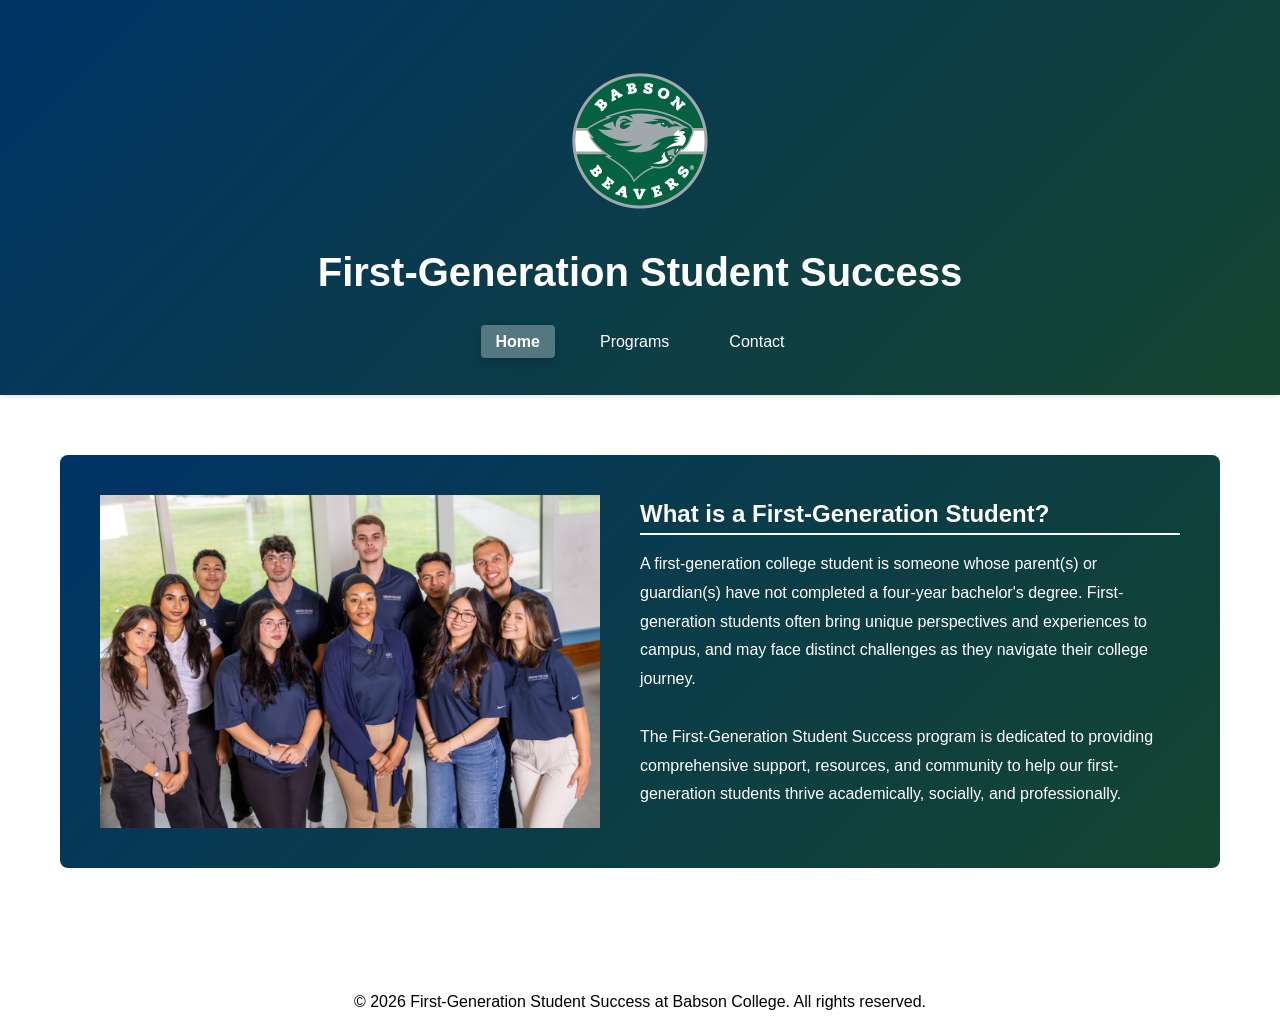
<file: index.html>
<!DOCTYPE html>
<html lang="en">
<head>
    <meta charset="UTF-8">
    <meta name="viewport" content="width=device-width, initial-scale=1.0">
    <title class = "page-title"> First-Generation Student Success</title>
    <link rel="stylesheet" href="css/project.css">
</head>
<body>
    <!-- Header -->
    <header class="header">
        <div class="container">
            <img src="images/babson.circle.logo.png" alt="Babson College Logo" class="logo">
            <h1 class="site-title">First-Generation Student Success</h1>
            <nav class="nav">
                <ul>
                    <li><a href="index.html" class="active">Home</a></li>
                    <li><a href="programs.html">Programs</a></li>
                    <li><a href="contact.html">Contact</a></li>
                </ul>
            </nav>
        </div>
    </header>

    <!-- Main Content -->
    <main>
        <div class="container">
            <!-- Definition Section -->
            <section>
                <div class="section-with-image">
                    <img src="images/first.gen.JPG" alt="First-Gen Office Group Picture" class="people">
                    <div class="section-content">
                        <h2>What is a First-Generation Student?</h2>
                        <p>
                            A first-generation college student is someone whose parent(s) or guardian(s) have not completed a four-year bachelor's degree. 
                            First-generation students often bring unique perspectives and experiences to campus, and may face distinct challenges 
                            as they navigate their college journey.<br>
                            <br>
                            The First-Generation Student Success program is dedicated to providing comprehensive 
                            support, resources, and community to help our first-generation students thrive academically, socially, and professionally.
                        </p>
                    </div>
                </div>
            </section>
        </div>
    </main>

    <!-- Footer -->
    <footer>
        <p class = "footer-text">&copy; 2026 First-Generation Student Success at Babson College. All rights reserved.</p>
    </footer>
</body>
</html>
</file>
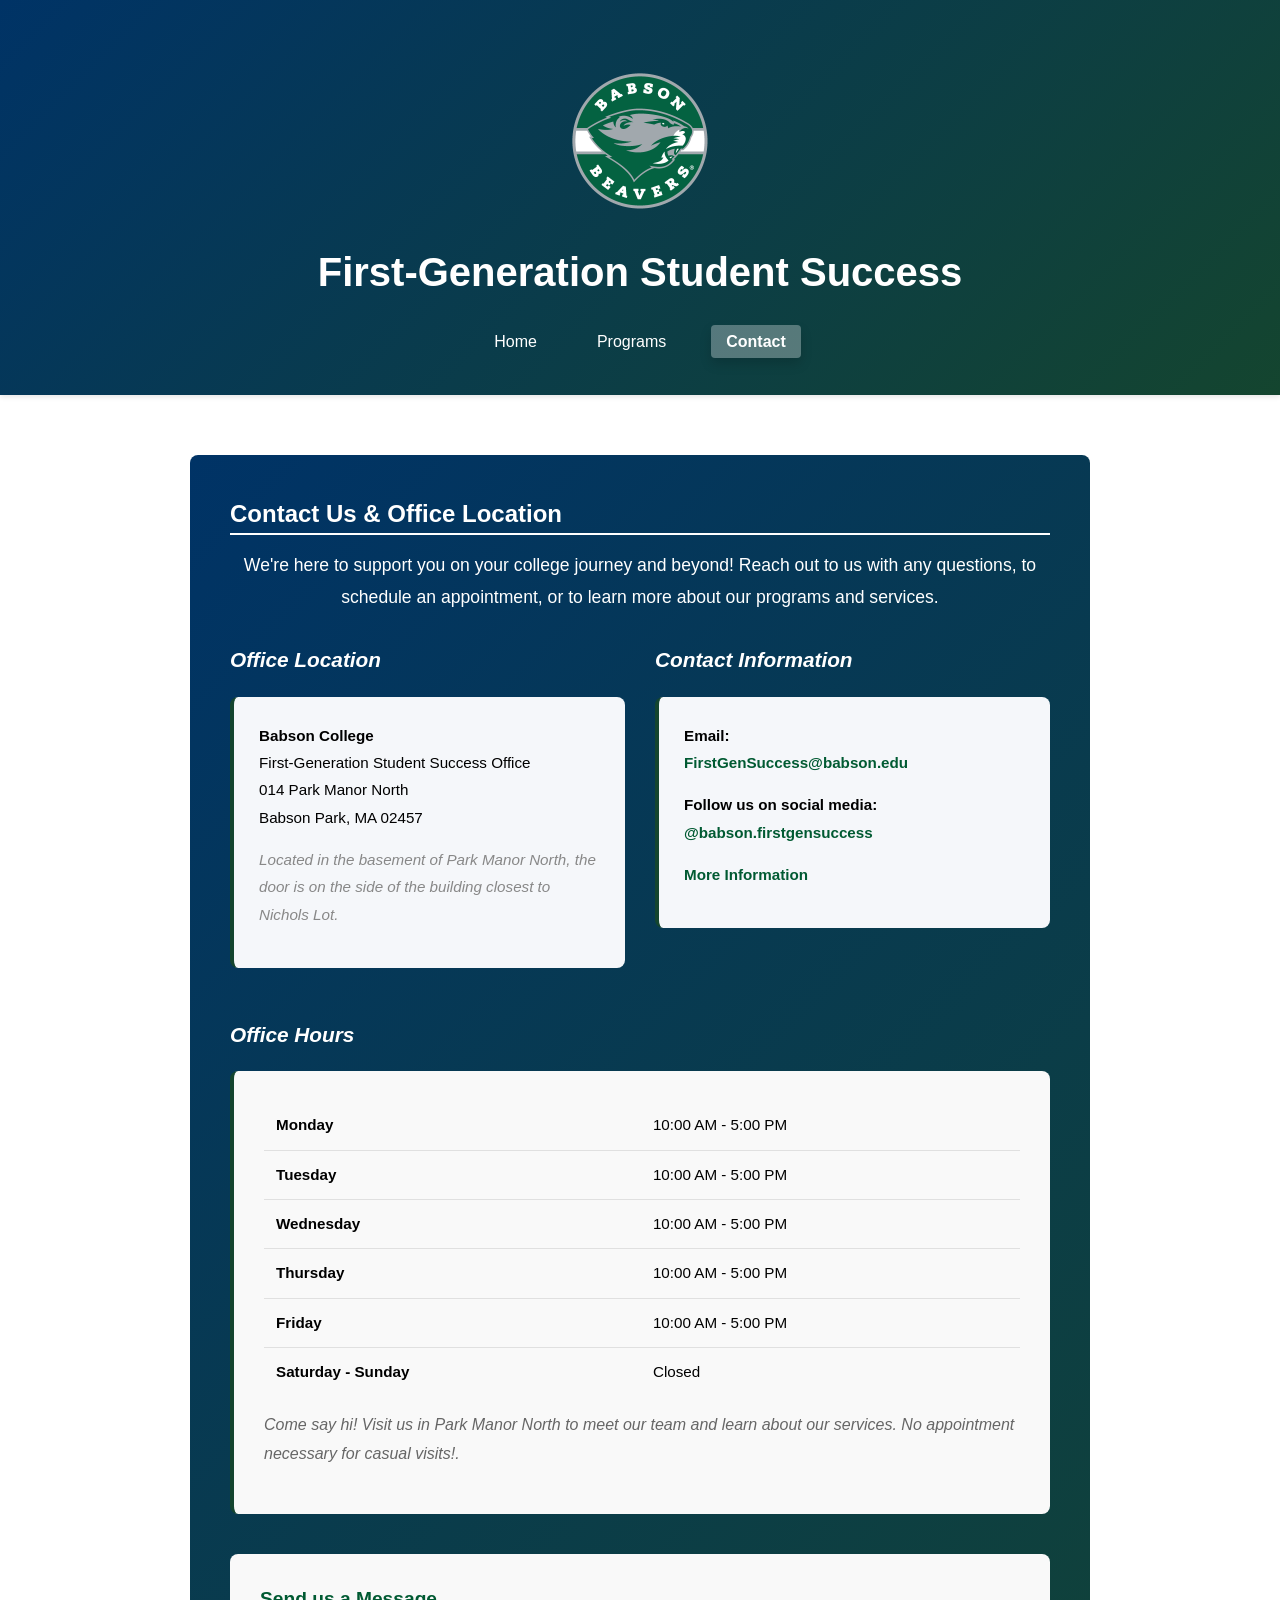
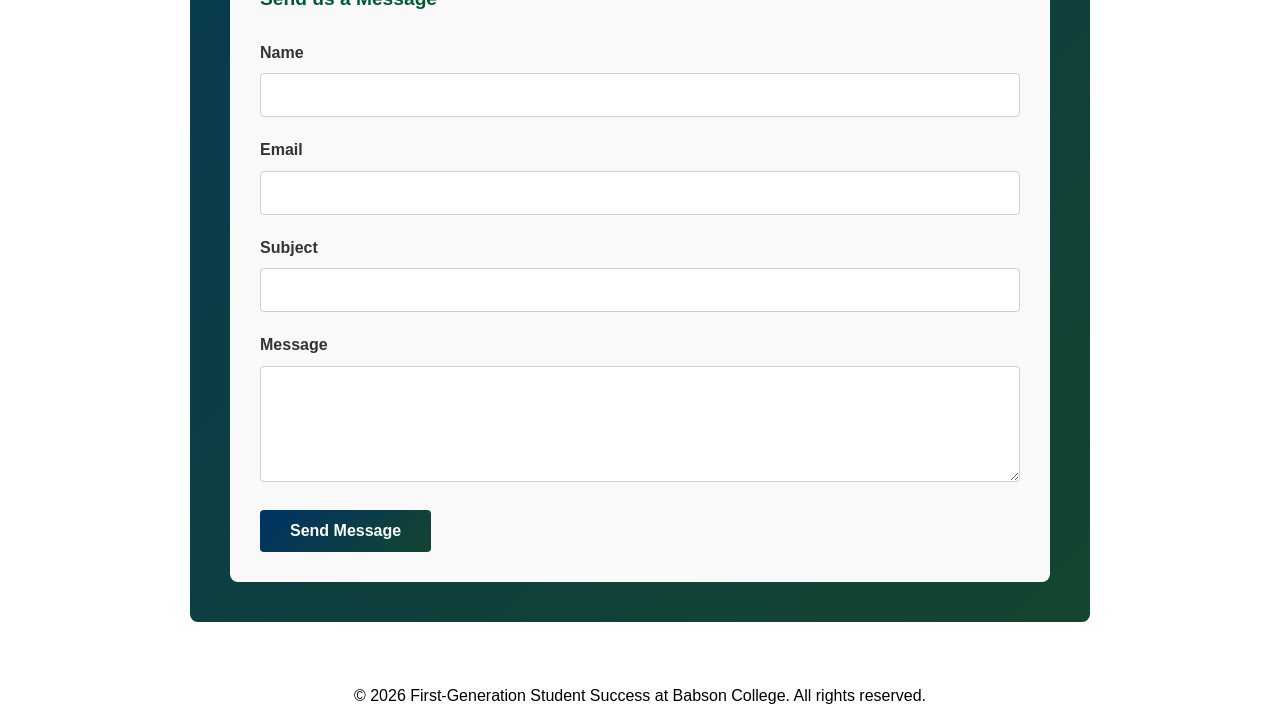
<file: contact.html>
<!DOCTYPE html>
<html lang="en">
<head>
    <meta charset="UTF-8">
    <meta name="viewport" content="width=device-width, initial-scale=1.0">
    <title class = "page-title">Contact - First-Generation Student Success</title>
    <link rel="stylesheet" href="css/project.css">
</head>
<body>
    <!-- Header -->
    <header class="header">
        <div class="container">
            <img src="images/babson.circle.logo.png" alt="Babson College Logo" class="logo">
            <h1 class="site-title">First-Generation Student Success</h1>
            <nav class="nav">
                <ul>
                    <li><a href="index.html">Home</a></li>
                    <li><a href="programs.html">Programs</a></li>
                    <li><a href="contact.html" class="active">Contact</a></li>
                </ul>
            </nav>
        </div>
    </header>

    <!-- Main Content -->
    <main>
        <div class="container">
        <section class="contact-full-section">
            <h2>Contact Us & Office Location</h2>
            <p class="intro-text">
                We're here to support you on your college journey and beyond! Reach out to us with any questions, 
                to schedule an appointment, or to learn more about our programs and services.
            </p>

            <!-- Office Location + Contact Information -->
            <div class="contact-columns">
                <div class="contact-column">
                    <h3 class ="section-title">Office Location</h3>
                    <div class="info-box">
                        <p>
                            <strong>Babson College</strong><br>
                            First-Generation Student Success Office<br>
                            014 Park Manor North<br>
                            Babson Park, MA 02457
                        </p>
                        <p class="directions-note">
                            <em>Located in the basement of Park Manor North, the door is on the side of the building closest to Nichols Lot.</em>
                        </p>
                    </div>
                </div>

                <div class="contact-column">
                    <h3 class ="section-title">Contact Information</h3>
                    <div class="info-box">
                        <p>
                            <strong>Email:</strong><br>
                            <a href="mailto:FirstGenSuccess@babson.edu">FirstGenSuccess@babson.edu</a>
                        </p>
                        <p>
                            <strong>Follow us on social media:</strong><br>
                            <a href="https://www.instagram.com/babson.firstgensuccess/">@babson.firstgensuccess</a>
                        </p>
                        <p>
                            <strong><a href="https://www.babson.edu/office-of-first-generation-student-success/meet-the-staff/">More Information</a></strong>
                        </p>
                    </div>
                </div>
            </div>

            <!-- Office Hours -->
            <h3 class="section-title office-hours-title">Office Hours</h3>
            <div class="office-hours-section">
                <table class="hours-table">
                    <tr>
                        <td><strong>Monday</strong></td>
                        <td>10:00 AM - 5:00 PM</td>
                    </tr>
                    <tr>
                        <td><strong>Tuesday</strong></td>
                        <td>10:00 AM - 5:00 PM</td>
                    </tr>
                    <tr>
                        <td><strong>Wednesday</strong></td>
                        <td>10:00 AM - 5:00 PM</td>
                    </tr>
                    <tr>
                        <td><strong>Thursday</strong></td>
                        <td>10:00 AM - 5:00 PM</td>
                    </tr>
                    <tr>
                        <td><strong>Friday</strong></td>
                        <td>10:00 AM - 5:00 PM</td>
                    </tr>
                    <tr>
                        <td><strong>Saturday - Sunday</strong></td>
                        <td>Closed</td>
                    </tr>
                </table>
                <p class="note">
                    <em>Come say hi! Visit us in Park Manor North to meet our team and learn about our services. No appointment necessary for casual visits!.</em>
                </p>
            </div>

            <!-- Contact Form -->
            <div class="contact-form-section">
                <h3>Send us a Message</h3>
                <form class="contact-form">
                    <div class="form-group">
                        <label for="name">Name</label>
                        <input type="text" id="name" name="name" required>
                    </div>
                    <div class="form-group">
                        <label for="email">Email</label>
                        <input type="email" id="email" name="email" required>
                    </div>
                    <div class="form-group">
                        <label for="subject">Subject</label>
                        <input type="text" id="subject" name="subject" required>
                    </div>
                    <div class="form-group">
                        <label for="message">Message</label>
                        <textarea id="message" name="message" rows="5" required></textarea>
                    </div>
                    <button type="submit" class="submit-btn">Send Message</button>
                </form>
            </div>
        </section>
        </div>
    </main>

    <!-- Footer -->
    <footer>
        <p class="footer-text">&copy; 2026 First-Generation Student Success at Babson College. All rights reserved.</p>
    </footer>
</body>
</html>
</file>
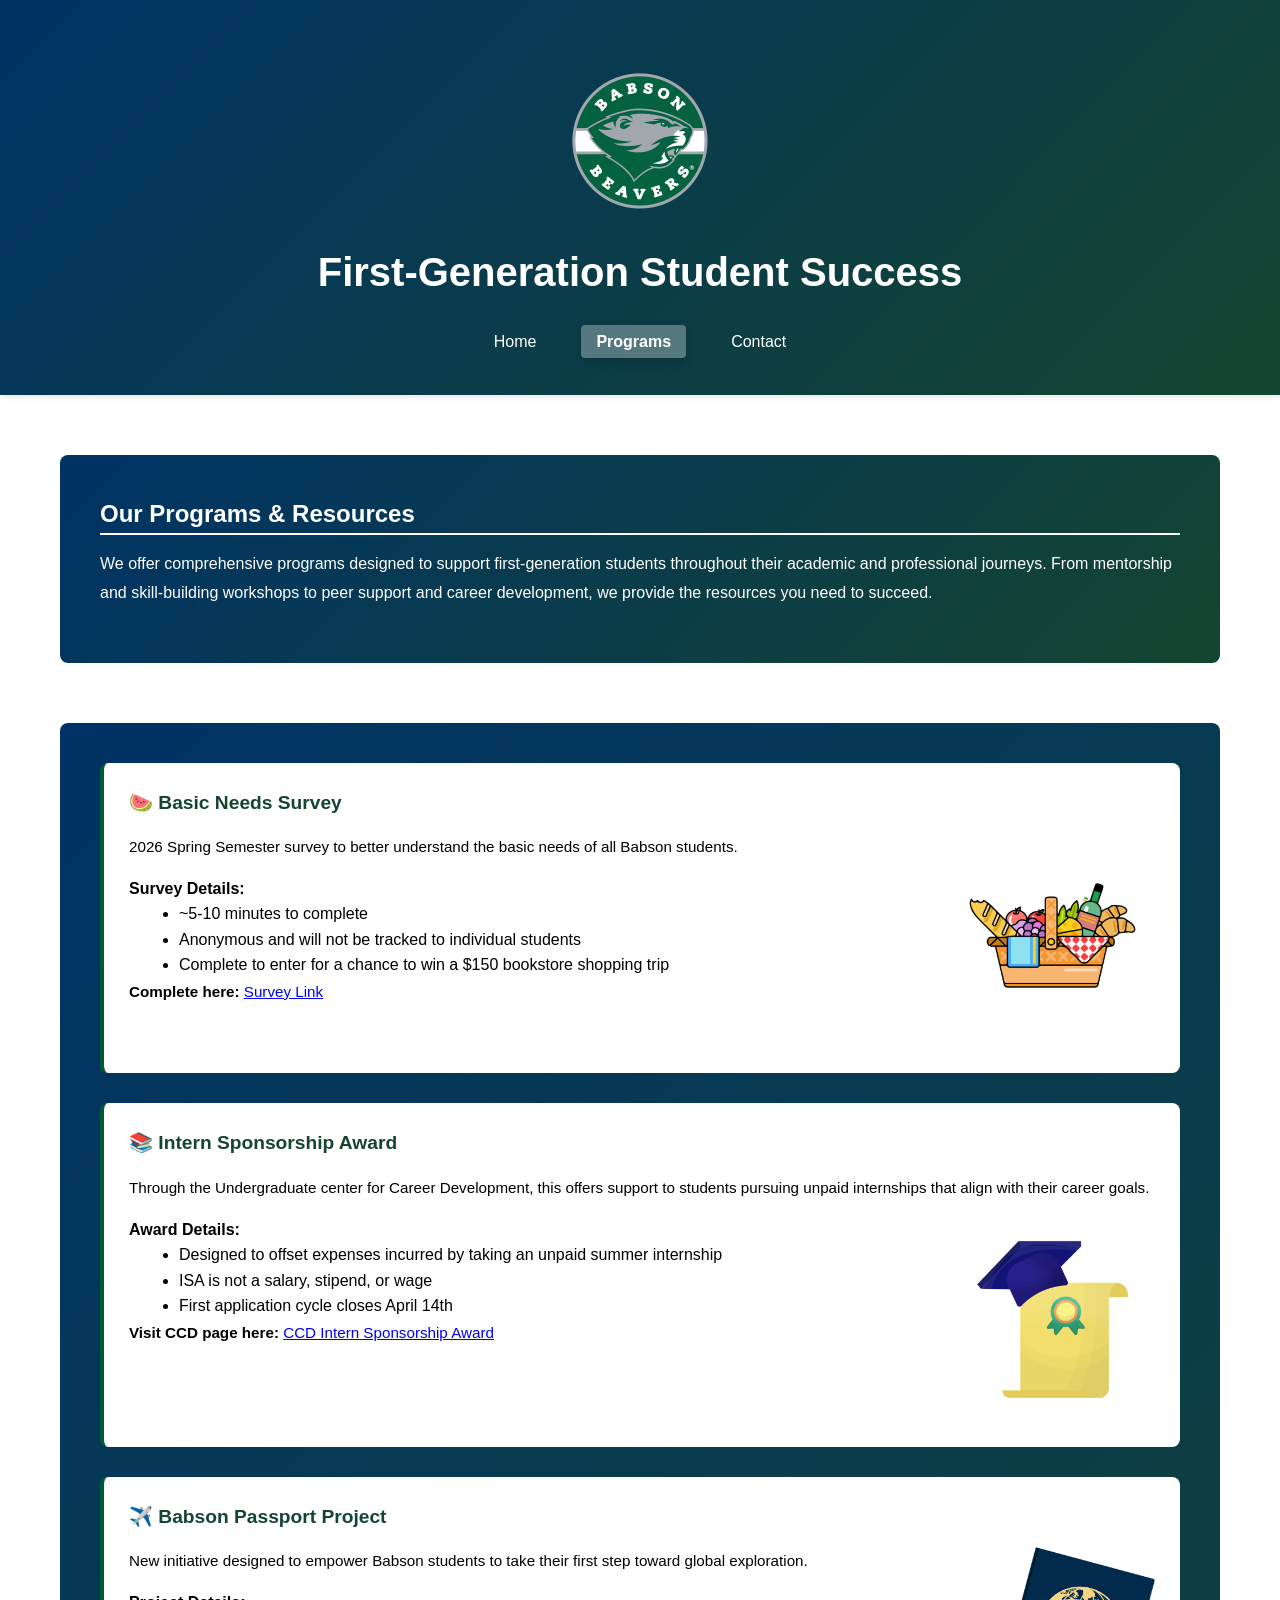
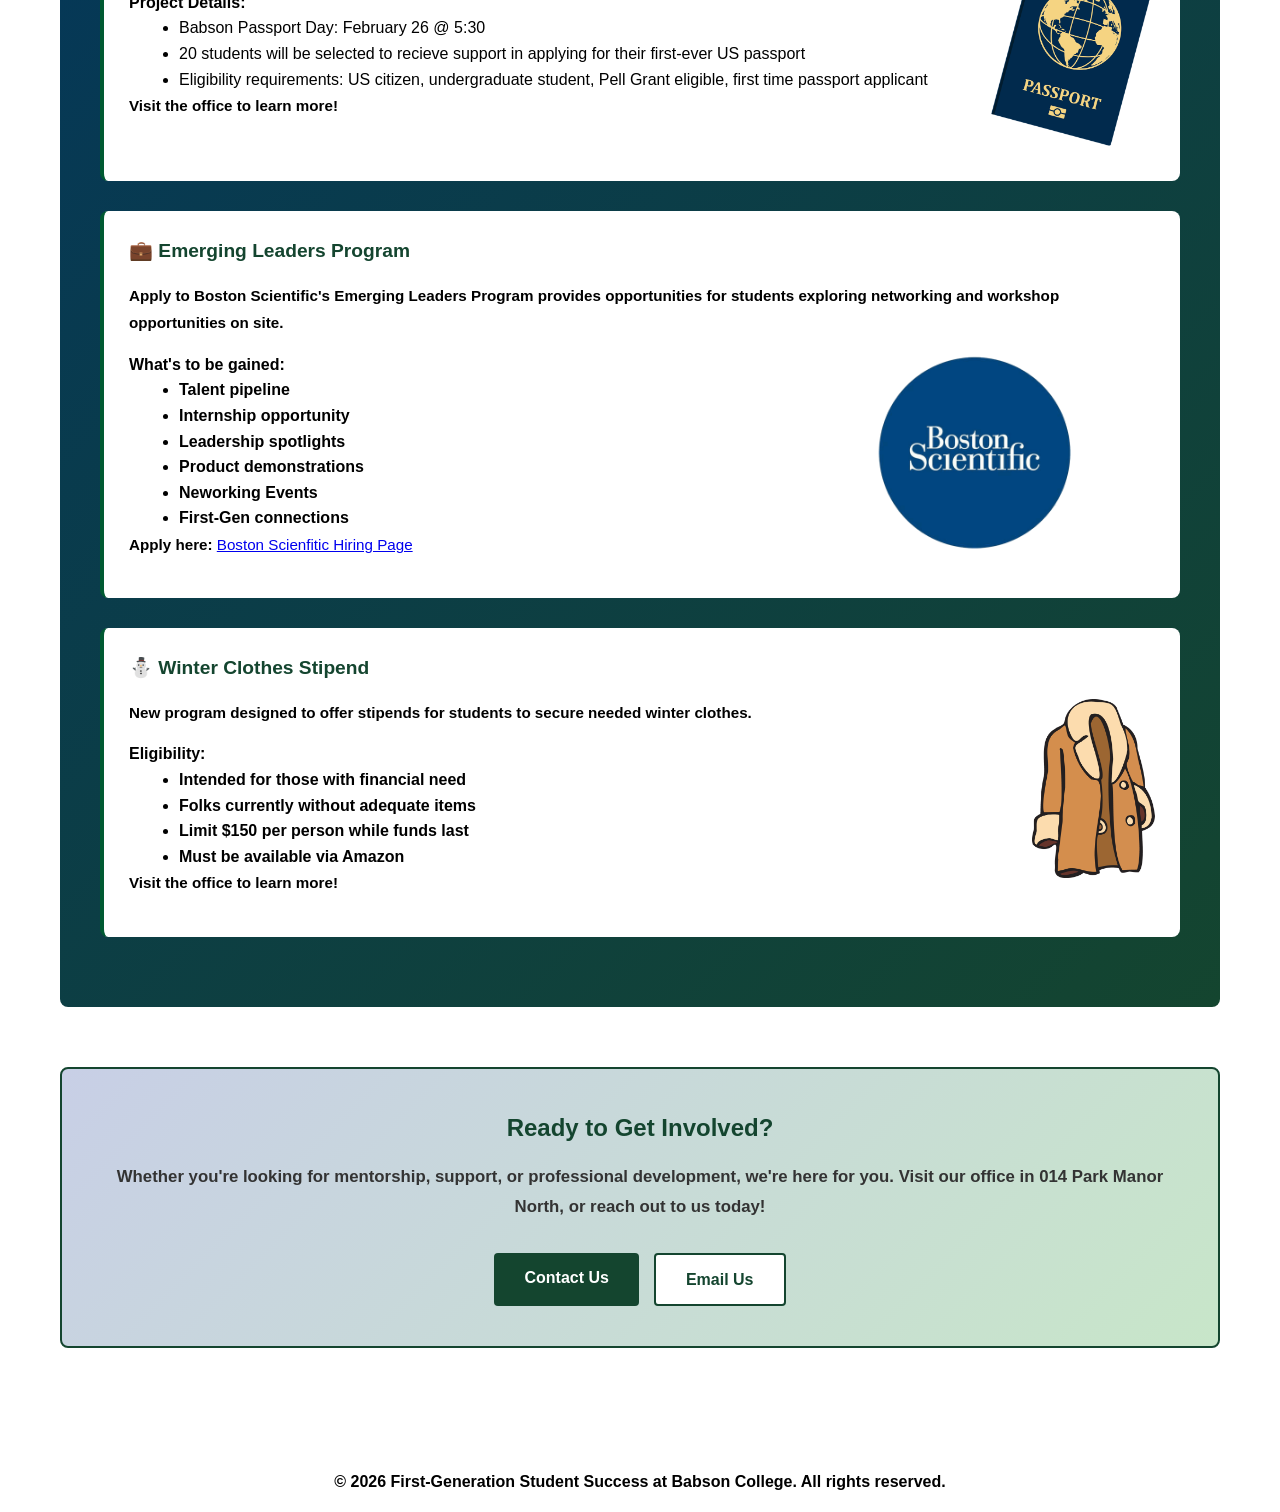
<file: programs.html>
<!DOCTYPE html>
<html lang="en">
<head>
    <meta charset="UTF-8">
    <meta name="viewport" content="width=device-width, initial-scale=1.0">
    <title class = "page-title"> First-Generation Student Success</title>
    <link rel="stylesheet" href="css/project.css">
</head>
<body>
    <!-- Header -->
    <header class="header">
        <div class="container">
            <img src="images/babson.circle.logo.png" alt="Babson College Logo" class="logo">
            <h1 class="site-title">First-Generation Student Success</h1>
            <nav class="nav">
                <ul>
                    <li><a href="index.html">Home</a></li>
                    <li><a href="programs.html" class="active">Programs</a></li>
                    <li><a href="contact.html">Contact</a></li>
                </ul>
            </nav>
        </div>
    </header>

    <!-- Main Content ## fix links for all-->
    <main>
        <div class="container">
            <section class="section-content">
                <h2>Our Programs & Resources</h2>
                <p>
                    We offer comprehensive programs designed to support first-generation students throughout their academic and professional journeys. 
                    From mentorship and skill-building workshops to peer support and career development, we provide the resources you need to succeed.
                </p>
            </section>

            <section class="programs-list">

            <!-- Basic Needs Survey --> 
            <article class="program-card">
                <h3>🍉 Basic Needs Survey</h3>
                <img src="images/basic needs survey.png" alt="Food Image" class="program-image-needs">
                <p>
                    2026 Spring Semester survey to better understand the basic needs of all Babson students.
                </p>
                <div>
                    <h4>Survey Details:</h4>
                    <ul>
                        <li>~5-10 minutes to complete</li>
                        <li>Anonymous and will not be tracked to individual students</li>
                        <li>Complete to enter for a chance to win a $150 bookstore shopping trip</li>
                    </ul>
                    <p><strong>Complete here:</strong> <a href="https://babson.qualtrics.com/jfe/form/SV_8JuM17Db7LOtLJY">Survey Link</a></p>
                </div>
            </article>

            <!-- Intern Sponsorship Award -->
            <article class="program-card">
                <h3>📚 Intern Sponsorship Award</h3>
                <p>
                    Through the Undergraduate center for Career Development, this offers support to students pursuing unpaid internships that align with their career goals.
                </p>
                <img src="images/intern award.png" alt="Intern Award Image" class="program-image-intern">
                <div>
                    <h4>Award Details:</h4>
                    <ul>
                        <li>Designed to offset expenses incurred by taking an unpaid summer internship</li>
                        <li>ISA is not a salary, stipend, or wage</li>
                        <li>First application cycle closes April 14th</li>
                    </ul>
                    <p><strong>Visit CCD page here:</strong> <a href="https://career.babson.edu/resources/intern-sponsorship-award/">CCD Intern Sponsorship Award</a></p>
                </div>
            </article>

            <!-- Babson Passport Initiative -->
            <article class="program-card">
                <h3>✈️ Babson Passport Project</h3>
                <img src="images/passport.png" alt="Passport Image" class="program-image-passport">
                <p>
                    New initiative designed to empower Babson students to take their first step toward global exploration.
                </p>
                <div>
                    <h4>Project Details:</h4>
                    <ul>
                        <li>Babson Passport Day: February 26 @ 5:30 </li>
                        <li>20 students will be selected to recieve support in applying for their first-ever US passport</li>
                        <li>Eligibility requirements: US citizen, undergraduate student, Pell Grant eligible, first time passport applicant</li>
                    </ul>
                    <p><strong>Visit the office to learn more!</p>
                </div>
            </article>

            <!-- Emerging Leaders Program -->
            <article class="program-card">
                <h3>💼 Emerging Leaders Program</h3>
                <p>
                    Apply to Boston Scientific's Emerging Leaders Program provides opportunities for students exploring networking and workshop opportunities on site.
                </p>
                <img src="images/emerging leaders program.png" alt="Boston Scientific Logo" class="program-image-emerging">
                <div>
                    <h4>What's to be gained:</h4>
                    <ul>
                        <li>Talent pipeline</li>
                        <li>Internship opportunity</li>
                        <li>Leadership spotlights</li>
                        <li>Product demonstrations</li>
                        <li>Neworking Events</li>
                        <li>First-Gen connections</li>
                    </ul>
                    <p><strong>Apply here:</strong> <a href="https://bostonscientific.eightfold.ai/careers?query=emerging+leaders&start=0&pid=&sort_by=relevance">Boston Scienfitic Hiring Page</a> </p>
                </div>
            </article>

            <!-- Winter Clothes Stipend -->
            <article class="program-card">
                <h3>⛄ Winter Clothes Stipend</h3>
                <img src="images/winter clothes.png" alt="Winter Clothes Image" class="program-image-winter">
                <p>
                    New program designed to offer stipends for students to secure needed winter clothes.
                </p>
                <div>
                    <h4>Eligibility:</h4>
                    <ul>
                        <li>Intended for those with financial need</li>
                        <li>Folks currently without adequate items</li>
                        <li>Limit $150 per person while funds last</li>
                        <li>Must be available via Amazon</li>
                    </ul>
                    <p><strong>Visit the office to learn more!<p>
                </div>
            </article>

        </section>

        <!-- CTA Section -->
        <section class="cta-section">
            <h3>Ready to Get Involved?</h3>
            <p>
                Whether you're looking for mentorship, support, or professional development, we're here for you. 
                Visit our office in 014 Park Manor North, or reach out to us today!
            </p>
            <div class="cta-buttons">
                <a href="contact.html" class="btn btn-primary">Contact Us</a>
                <a href="mailto:FirstGenSuccess@babson.edu" class="btn btn-secondary">Email Us</a>
            </div>
            </section>
        </div>
    </main>

    <!-- Footer -->
    <footer>
        <p class = "footer-text">&copy; 2026 First-Generation Student Success at Babson College. All rights reserved.</p>
    </footer>
</body>
</html>
</file>
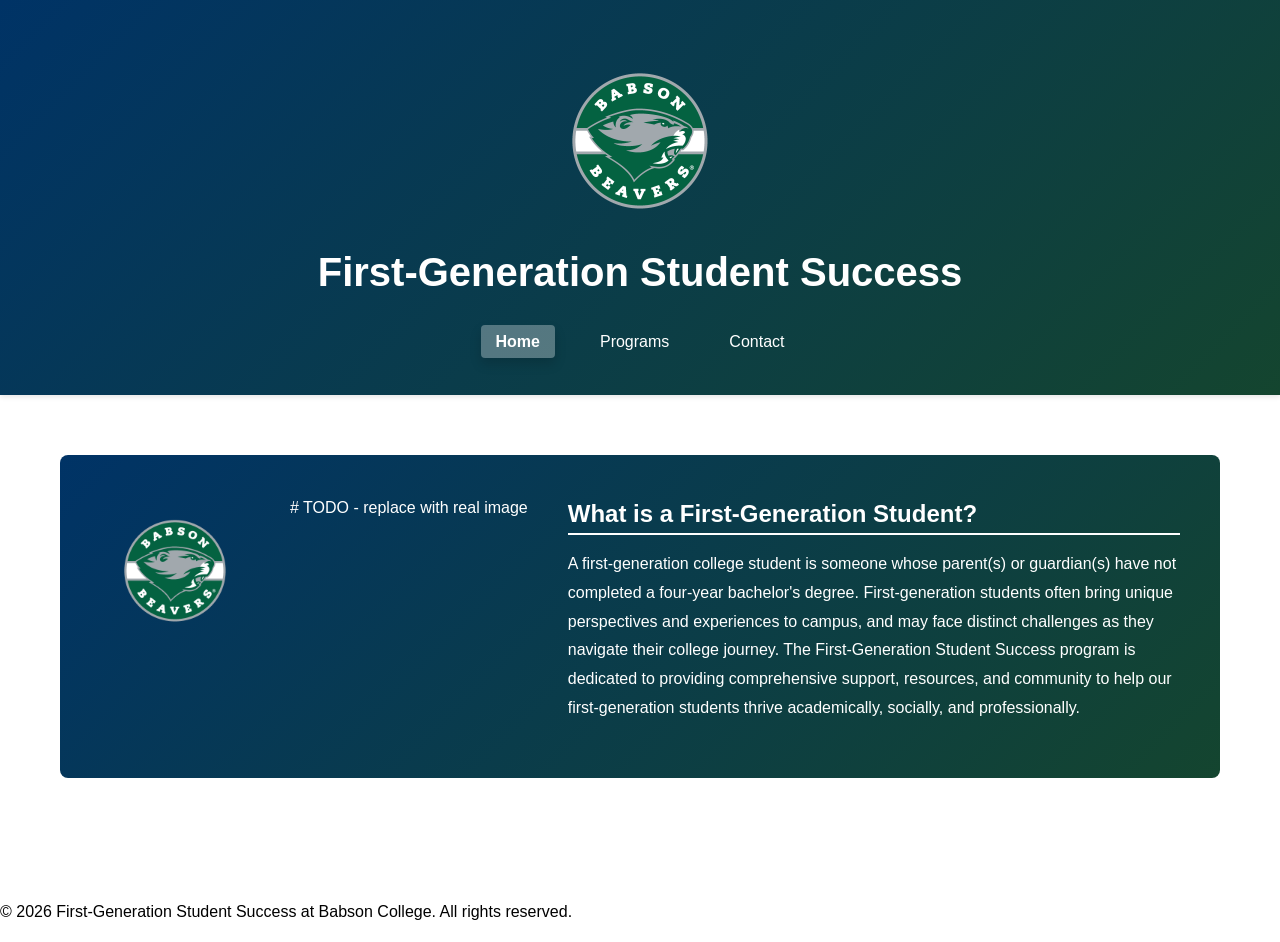
<file: project home.html>
<!DOCTYPE html>
<html lang="en">
<head>
    <meta charset="UTF-8">
    <title class = "page-title"> First-Generation Student Success</title>
    <link rel="stylesheet" href="css/project.css">
</head>
<body>
    <!-- Header -->
    <header class="header">
        <div class="container">
            <img src="images/babson.circle.logo.png" alt="Babson College Logo" class="logo">
            <h1 class="site-title">First-Generation Student Success</h1>
            <nav class="nav">
                <ul>
                    <li><a href="project.html" class="active">Home</a></li>
                    <li><a href="programs.html">Programs</a></li>
                    <li><a href="contact.html">Contact</a></li>
                </ul>
            </nav>
        </div>
    </header>

    <!-- Main Content -->
    <main>
        <div class="container">
            <!-- Definition Section -->
            <section>
                <div class="section-with-image">
                    <img src="images/babson.circle.logo.png" alt="Babson College Logo" class="logo"> # TODO - replace with real image
                    <div class="section-content">
                        <h2>What is a First-Generation Student?</h2>
                        <p>
                            A first-generation college student is someone whose parent(s) or guardian(s) have not completed a four-year bachelor's degree. 
                            First-generation students often bring unique perspectives and experiences to campus, and may face distinct challenges 
                            as they navigate their college journey. The First-Generation Student Success program is dedicated to providing comprehensive 
                            support, resources, and community to help our first-generation students thrive academically, socially, and professionally.
                        </p>
                    </div>
                </div>
            </section>
        </div>
    </main>

    <!-- Footer -->
    <footer>
        <p>&copy; 2026 First-Generation Student Success at Babson College. All rights reserved.</p>
    </footer>
</body>
</html>
</file>
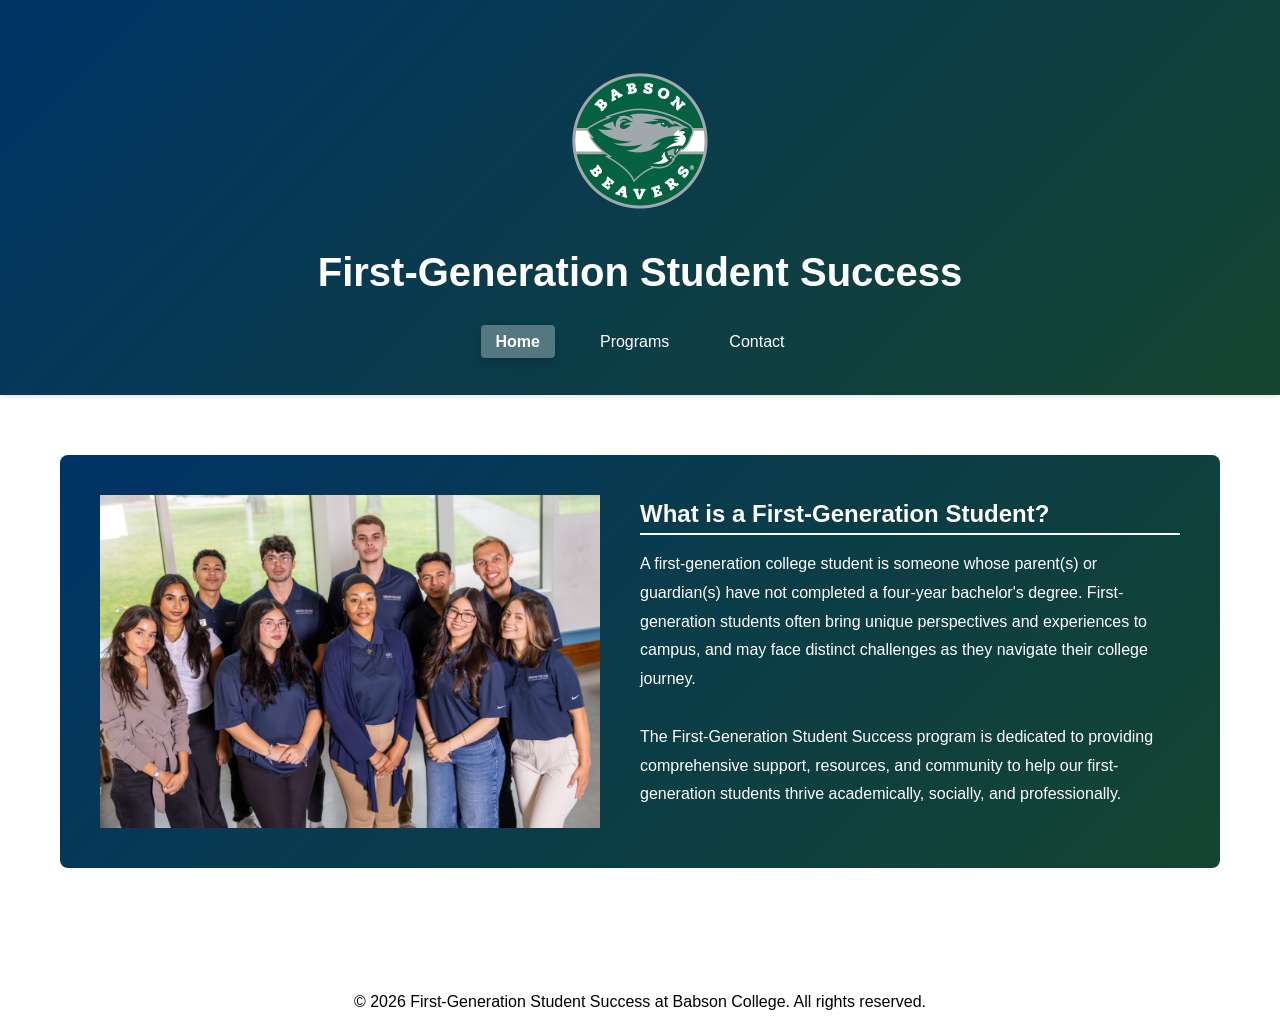
<file: project.home.html>
<!DOCTYPE html>
<html lang="en">
<head>
    <meta charset="UTF-8">
    <title class = "page-title"> First-Generation Student Success</title>
    <link rel="stylesheet" href="css/project.css">
</head>
<body>
    <!-- Header -->
    <header class="header">
        <div class="container">
            <img src="images/babson.circle.logo.png" alt="Babson College Logo" class="logo">
            <h1 class="site-title">First-Generation Student Success</h1>
            <nav class="nav">
                <ul>
                    <li><a href="project.home.html" class="active">Home</a></li>
                    <li><a href="programs.html">Programs</a></li>
                    <li><a href="contact.html">Contact</a></li>
                </ul>
            </nav>
        </div>
    </header>

    <!-- Main Content -->
    <main>
        <div class="container">
            <!-- Definition Section -->
            <section>
                <div class="section-with-image">
                    <img src="images/first.gen.JPG" alt="First-Gen Office Group Picture" class="people">
                    <div class="section-content">
                        <h2>What is a First-Generation Student?</h2>
                        <p>
                            A first-generation college student is someone whose parent(s) or guardian(s) have not completed a four-year bachelor's degree. 
                            First-generation students often bring unique perspectives and experiences to campus, and may face distinct challenges 
                            as they navigate their college journey.<br>
                            <br>
                            The First-Generation Student Success program is dedicated to providing comprehensive 
                            support, resources, and community to help our first-generation students thrive academically, socially, and professionally.
                        </p>
                    </div>
                </div>
            </section>
        </div>
    </main>

    <!-- Footer -->
    <footer>
        <p class = "footer-text">&copy; 2026 First-Generation Student Success at Babson College. All rights reserved.</p>
    </footer>
</body>
</html>
</file>
<file: css/project.css>
/* Global Styles */
* {
    margin: 0;
    padding: 0;
    box-sizing: border-box;
}

:root {
    --blue: #003366;
    --green: #14452F;
    --gold: #E1AD01;
    --white: #FFFFFF;
}

body {
    font-family: 'Segoe UI', Tahoma, Geneva, Verdana, sans-serif;
    line-height: 1.6;
    background-color: var(--white);
}

/* Shared Layout + Typography */
.container {
    max-width: 1200px;
    margin: 0 auto;
    padding: 0 20px;
}

main {
    padding: 60px 0;
}

section {
    margin-bottom: 60px;
    background: linear-gradient(135deg, var(--blue) 0%, var(--green) 100%);
    padding: 40px;
    border-radius: 8px;
    color: var(--white);
}

h2 {
    text-align: left;
    margin-bottom: 15px;
    color: var(--white);
    border-bottom: 2px solid var(--white);
}

h3 {
    color: var(--white);
    margin-bottom: 15px;
    font-size: 1.2em;
}

p {
    margin-bottom: 15px;
    font-size: 1em;
    line-height: 1.8;
}

.header {
    background: linear-gradient(135deg, var(--blue) 0%, var(--green) 100%);
    color: var(--white);
    padding: 40px 0;
    text-align: center;
    box-shadow: 0 2px 5px rgba(0, 0, 0, 0.1);
}

.header .container {
    max-width: 1200px;
    margin: 0 auto;
    padding: 0 20px;
}

.logo {
    display: block;
    margin: 0 auto 0px;
    max-width: 200px;
    height: auto;
}

.site-title {
    font-size: 2.5em;
    margin-bottom: 25px;
    font-weight: 700;
}

.nav ul {
    list-style: none;
    display: flex;
    justify-content: center;
    gap: 30px;
    flex-wrap: wrap;
}

.nav a {
    color: var(--white);
    text-decoration: none;
    font-size: 1em;
    font-weight: 500;
    padding: 8px 15px;
    border-radius: 4px;
    transition: background-color 0.3s ease, transform 0.2s ease, box-shadow 0.2s ease;
}

.nav a:hover {
    background-color: rgba(255, 255, 255, 0.2);
    transform: translateY(-2px);
    box-shadow: 0 6px 12px rgba(0, 0, 0, 0.15);
}

.nav a.active {
    background-color: rgba(255, 255, 255, 0.3);
    font-weight: 600;
    transform: translateY(-2px);
    box-shadow: 0 6px 12px rgba(0, 0, 0, 0.15);
}

/* index.html */
.section-with-image {
    display: flex;
    gap: 40px;
    align-items: flex-start;
}

.section-with-image .logo {
    flex: 0 0 auto;
    margin: 0;
    max-width: 150px;
}

.section-with-image .people {
    max-width: 500px;
    width: 100%;
    height: auto;
    transition: transform 0.3s ease, box-shadow 0.3s ease;
}

.section-with-image .people:hover {
    transform: translateY(-5px);
    box-shadow: 0 5px 15px rgba(0, 0, 0, 0.15);
}

.section-content {
    flex: 1;
    display: flex;
    flex-direction: column;
}

.content-split {
    display: flex;
    gap: 40px;
    align-items: center;
    justify-content: center;
}

.content-split p {
    flex: 1;
    margin: 0;
}

.definition-section p {
    font-size: 1.05em;
    color: var(--white);
}

/* programs.html */
.programs-intro {
    flex: 1;
    display: flex;
    flex-direction: column;
}

.programs-grid {
    display: grid;
    grid-template-columns: repeat(auto-fit, minmax(250px, 1fr));
    gap: 25px;
}

.program-card {
    background: linear-gradient(135deg, var(--white) 0%, var(--white) 100%);
    padding: 25px;
    border-radius: 8px;
    border-left: 4px solid #005a32;
    margin-bottom: 30px;
    transition: transform 0.3s ease, box-shadow 0.3s ease;
    overflow: auto;
}

.program-image-needs {
    max-width: 20%;
    width: 100%;
    height: auto;
    border-radius: 6px;
    float: right;
    margin-top: 0;
    margin-left: 15px;
    margin-bottom: 10px;
}

.program-image-intern {
    max-width: 20%;
    width: 100%;
    height: auto;
    border-radius: 6px;
    float: right;
}

.program-image-passport {
    max-width: 16%;
    width: 100%;
    height: auto;
    border-radius: 6px;
    float: right;
    margin-top: 0;
    margin-left: 15px;
    margin-bottom: 10px;
}

.program-image-emerging {
    max-width: 35%;
    width: 100%;
    height: auto;
    border-radius: 6px;
    float: right;
}

.program-image-winter {
    max-width: 12%;
    width: 100%;
    height: auto;
    border-radius: 6px;
    float: right;
    margin-top: 0;
    margin-left: 15px;
    margin-bottom: 10px;
}

.program-card:hover {
    transform: translateY(-5px);
    box-shadow: 0 5px 15px rgba(0, 0, 0, 0.15);
}

.program-card h3 {
    color: var(--green);
}

.program-card h4 {
    color: #000;
}

.program-card p {
    font-size: 0.95em;
    color: #000;
}

.program-card ul {
    color: #000;
    padding-left: 40px;
    margin-left: 10px;
}

.program-card li {
    color: #000;
}

.program-card a {
    font-weight: normal;
}

.programs-full-section {
    max-width: 900px;
    margin: 0 auto;
}

.program-detail {
    background: var(--white);
    padding: 30px;
    margin-bottom: 30px;
    border-radius: 8px;
    border-left: 4px solid var(--green);
    box-shadow: 0 2px 5px rgba(0, 0, 0, 0.05);
}

.program-detail h3 {
    color: var(--green);
    font-size: 1.4em;
    margin-bottom: 20px;
}

.program-detail > p {
    font-size: 1em;
    color: #555;
    margin-bottom: 20px;
}

.program-details-box {
    background: #f9f9f9;
    padding: 20px;
    border-radius: 6px;
    margin-top: 15px;
}

.program-details-box h4 {
    color: var(--green);
    margin-bottom: 15px;
    font-weight: 600;
}

.program-details-box ul {
    list-style: none;
    padding: 0;
    margin-bottom: 15px;
}

.program-details-box li {
    padding: 8px 0;
    padding-left: 25px;
    position: relative;
    color: #555;
}

.program-details-box li:before {
    content: "▸";
    position: absolute;
    left: 0;
    color: var(--green);
    font-weight: bold;
}

.program-details-box p {
    font-size: 0.95em;
    color: #555;
}

.program-details-box a {
    color: var(--green);
    text-decoration: none;
    font-weight: 600;
}

.program-details-box a:hover {
    text-decoration: underline;
}

.cta-section {
    background: linear-gradient(135deg, #c8cfe6 0%, #c8e6c9 100%);
    padding: 40px;
    border-radius: 8px;
    text-align: center;
    margin-top: 50px;
    border: 2px solid var(--green);
}

.cta-section h3 {
    color: var(--green);
    font-size: 1.5em;
    margin-bottom: 15px;
}

.cta-section p {
    color: #333;
    margin-bottom: 30px;
    font-size: 1.05em;
}

.cta-buttons {
    display: flex;
    gap: 15px;
    justify-content: center;
    flex-wrap: wrap;
}

.btn {
    padding: 12px 30px;
    border-radius: 4px;
    text-decoration: none;
    font-weight: 600;
    font-size: 1em;
    transition: all 0.3s ease;
    display: inline-block;
}

.btn-primary {
    background: var(--green);
    color: white;
}

.btn-primary:hover {
    background: #004422;
    transform: translateY(-2px);
    box-shadow: 0 4px 8px rgba(0, 90, 50, 0.2);
}

.btn-secondary {
    background: var(--white);
    color: var(--green);
    border: 2px solid var(--green);
}

.btn-secondary:hover {
    background: #f0f0f0;
    transform: translateY(-2px);
}

/* contact.html */
.contact-info {
    display: grid;
    grid-template-columns: repeat(auto-fit, minmax(300px, 1fr));
    gap: 40px;
}

.section-title {
    color: var(--white);
    font-style: italic;
}

.info-block {
    padding: 20px;
    background: #f9f9f9;
    border-radius: 6px;
    border: 1px solid #e0e0e0;
}

.info-block h3 {
    color: var(--green);
    margin-bottom: 15px;
    font-size: 1.15em;
}

.info-block p {
    font-size: 0.95em;
    color: #555;
    line-height: 1.8;
}

.info-block a {
    color: var(--green);
    text-decoration: none;
    font-weight: 600;
}

.info-block a:hover {
    text-decoration: underline;
}

/* Contact Full Page Styles */
.contact-full-section {
    max-width: 900px;
    margin: 0 auto;
}

.intro-text {
    font-size: 1.1em;
    color: var(--white);
    margin-bottom: 30px;
    text-align: center;
}

.contact-columns {
    display: grid;
    grid-template-columns: repeat(auto-fit, minmax(300px, 1fr));
    gap: 30px;
    margin-bottom: 50px;
    color: #000;
}

.contact-column h3 {
    margin-bottom: 20px;
    font-size: 1.3em;
}

.contact-column .section-title,
.office-hours-title {
    margin: 0 0 20px;
    font-size: 1.3em;
}

.info-box {
    background: #f5f7fa;
    padding: 25px;
    border-radius: 8px;
    border-left: 4px solid var(--green);
    transition: transform 0.3s ease;
}

.info-box:hover {
    transform: translateY(-3px);
}

.info-box p {
    margin-bottom: 15px;
    font-size: 0.95em;
}

.info-box a {
    color: #005a32;
    text-decoration: none;
    font-weight: 700;
}

.info-box a:hover {
    text-decoration: underline;
}

.directions-note {
    font-style: italic;
    color: #888;
    margin-top: 10px;
}

/* Office Hours Table */
.office-hours-section {
    background: #f9f9f9;
    padding: 30px;
    border-radius: 8px;
    margin-bottom: 40px;
    transition: transform 0.3s ease;
    border-left: 4px solid var(--green);
}

.office-hours-section:hover {
    transform: translateY(-3px);
}

.office-hours-section h3 {
    color: #005a32;
    margin-bottom: 20px;
}

.office-hours-section h3.section-title {
    color: var(--white);
    font-style: italic;
}

.hours-table {
    width: 100%;
    border-collapse: collapse;
    margin-bottom: 15px;
    color: #000;
}

.hours-table tr {
    border-bottom: 1px solid #e0e0e0;
}

.hours-table td {
    padding: 12px;
    text-align: left;
    font-size: 0.95em;
}

.hours-table tr:last-child {
    border-bottom: none;
}

.note {
    font-style: italic;
    color: #666;
    margin-top: 10px;
}

/* Connect Section */
.connect-section {
    margin-bottom: 40px;
}

.connect-section h3 {
    color: var(--white);
    margin-bottom: 25px;
}

.connect-grid {
    display: grid;
    grid-template-columns: repeat(auto-fit, minmax(250px, 1fr));
    gap: 20px;
}

.connect-card {
    background: linear-gradient(135deg, #f5f7fa 0%, #e8f0f5 100%);
    padding: 25px;
    border-radius: 8px;
    border: 1px solid #d0dce5;
    transition: transform 0.3s ease;
    color:#000;

}

.connect-card:hover {
    transform: translateY(-3px);
}

.connect-card h4 {
    color: #005a32;
    margin-bottom: 12px;
    font-size: 1.1em;
}

.connect-card ul {
    list-style: none;
    padding: 0;
}

.connect-card li {
    margin-bottom: 8px;
}

.connect-card a,
.connect-card a:visited {
    color: #005a32;
    text-decoration: none;
    font-weight: 500;
}

.connect-card a:hover {
    text-decoration: underline;
}

.btn-link {
    display: inline-block;
    padding: 10px 20px;
    background: linear-gradient(135deg, var(--blue) 0%, var(--green) 100%);
    color: var(--white);
    border-radius: 4px;
    transition: background-color 0.3s ease;
}

.connect-card a.btn-link,
.connect-card a.btn-link:visited {
    color: var(--white);
}

.connect-card a.btn-link:hover {
    color: var(--white);
    text-decoration: none;
}

.btn-link:hover {
    background-color: #004422;
    text-decoration: none;
}

/* Contact Form */
.contact-form-section {
    background: #f9f9f9;
    padding: 30px;
    border-radius: 8px;
}

.contact-form-section h3 {
    color: #005a32;
    margin-bottom: 25px;
}

.form-group {
    margin-bottom: 20px;
}

.form-group label {
    display: block;
    margin-bottom: 8px;
    color: #333;
    font-weight: 600;
}

.form-group input,
.form-group textarea {
    width: 100%;
    padding: 12px;
    border: 1px solid #d0d0d0;
    border-radius: 4px;
    font-family: inherit;
    font-size: 1em;
    transition: border-color 0.3s ease;
}

.form-group input:focus,
.form-group textarea:focus {
    outline: none;
    border-color: #005a32;
    box-shadow: 0 0 5px rgba(0, 90, 50, 0.2);
}

.submit-btn {
    background: linear-gradient(135deg, var(--blue) 0%, var(--green) 100%);
    color: white;
    padding: 12px 30px;
    border: none;
    border-radius: 4px;
    font-size: 1em;
    font-weight: 600;
    cursor: pointer;
    transition: background-color 0.3s ease;
}

.submit-btn:hover {
    background-color: #004422;
}

/* Footer (first used on index.html) */
.footer {
    background: #005a32;
    color: white;
    text-align: center;
    padding: 30px;
    margin-top: 60px;
    font-size: 0.9em;
}

.footer-text {
    text-align: center;
}

/* Responsive Design */
@media (max-width: 768px) {
    .site-title {
        font-size: 1.8em;
    }
    
    .college-name {
        font-size: 1em;
    }
    
    h2 {
        font-size: 1.5em;
    }
    
    section {
        padding: 25px;
        margin-bottom: 40px;
    }
    
    main {
        padding: 30px 0;
    }
    
    .section-with-image {
        flex-direction: column;
        gap: 20px;
    }
    
    .section-with-image .people {
        max-width: 100%;
    }
    
    .content-split {
        flex-direction: column;
        gap: 20px;
    }
    
    .programs-grid {
        grid-template-columns: 1fr;
        gap: 20px;
    }
    
    .contact-info {
        grid-template-columns: 1fr;
        gap: 25px;
    }
    
    .contact-columns {
        grid-template-columns: 1fr;
    }
    
    .cta-buttons {
        flex-direction: column;
        align-items: stretch;
    }
    
    .btn {
        width: 100%;
        text-align: center;
    }
}

@media (max-width: 480px) {
    .header {
        padding: 25px 0;
    }
    
    .site-title {
        font-size: 1.5em;
    }
    
    .logo {
        max-width: 150px;
    }
    
    h2 {
        font-size: 1.2em;
    }
    
    .container {
        padding: 0 15px;
    }
    
    .nav ul {
        gap: 15px;
    }
    
    .nav a {
        font-size: 0.9em;
        padding: 6px 12px;
    }
    
    section {
        padding: 20px;
    }
    
    .program-image-needs,
    .program-image-intern,
    .program-image-passport,
    .program-image-emerging,
    .program-image-winter {
        float: none;
        max-width: 100%;
        margin: 0 0 15px 0;
        display: block;
    }
}
</file>
